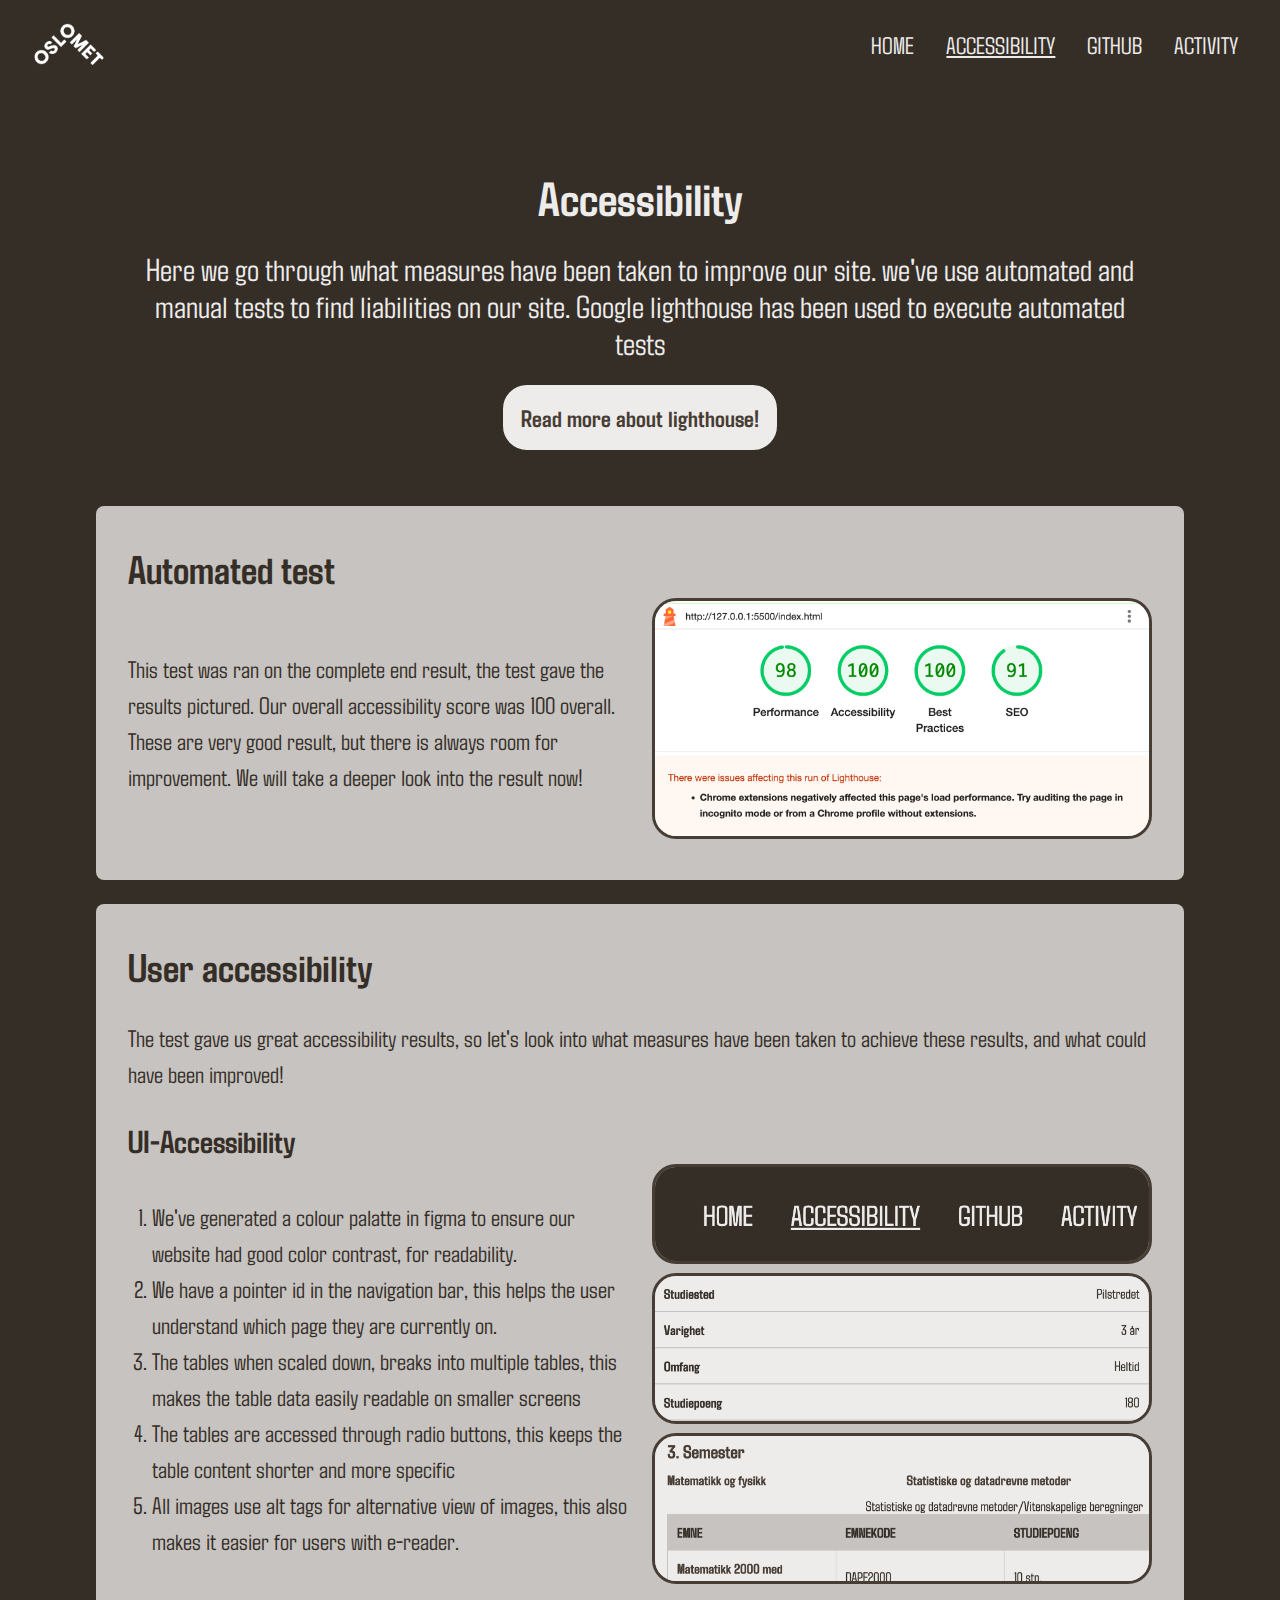
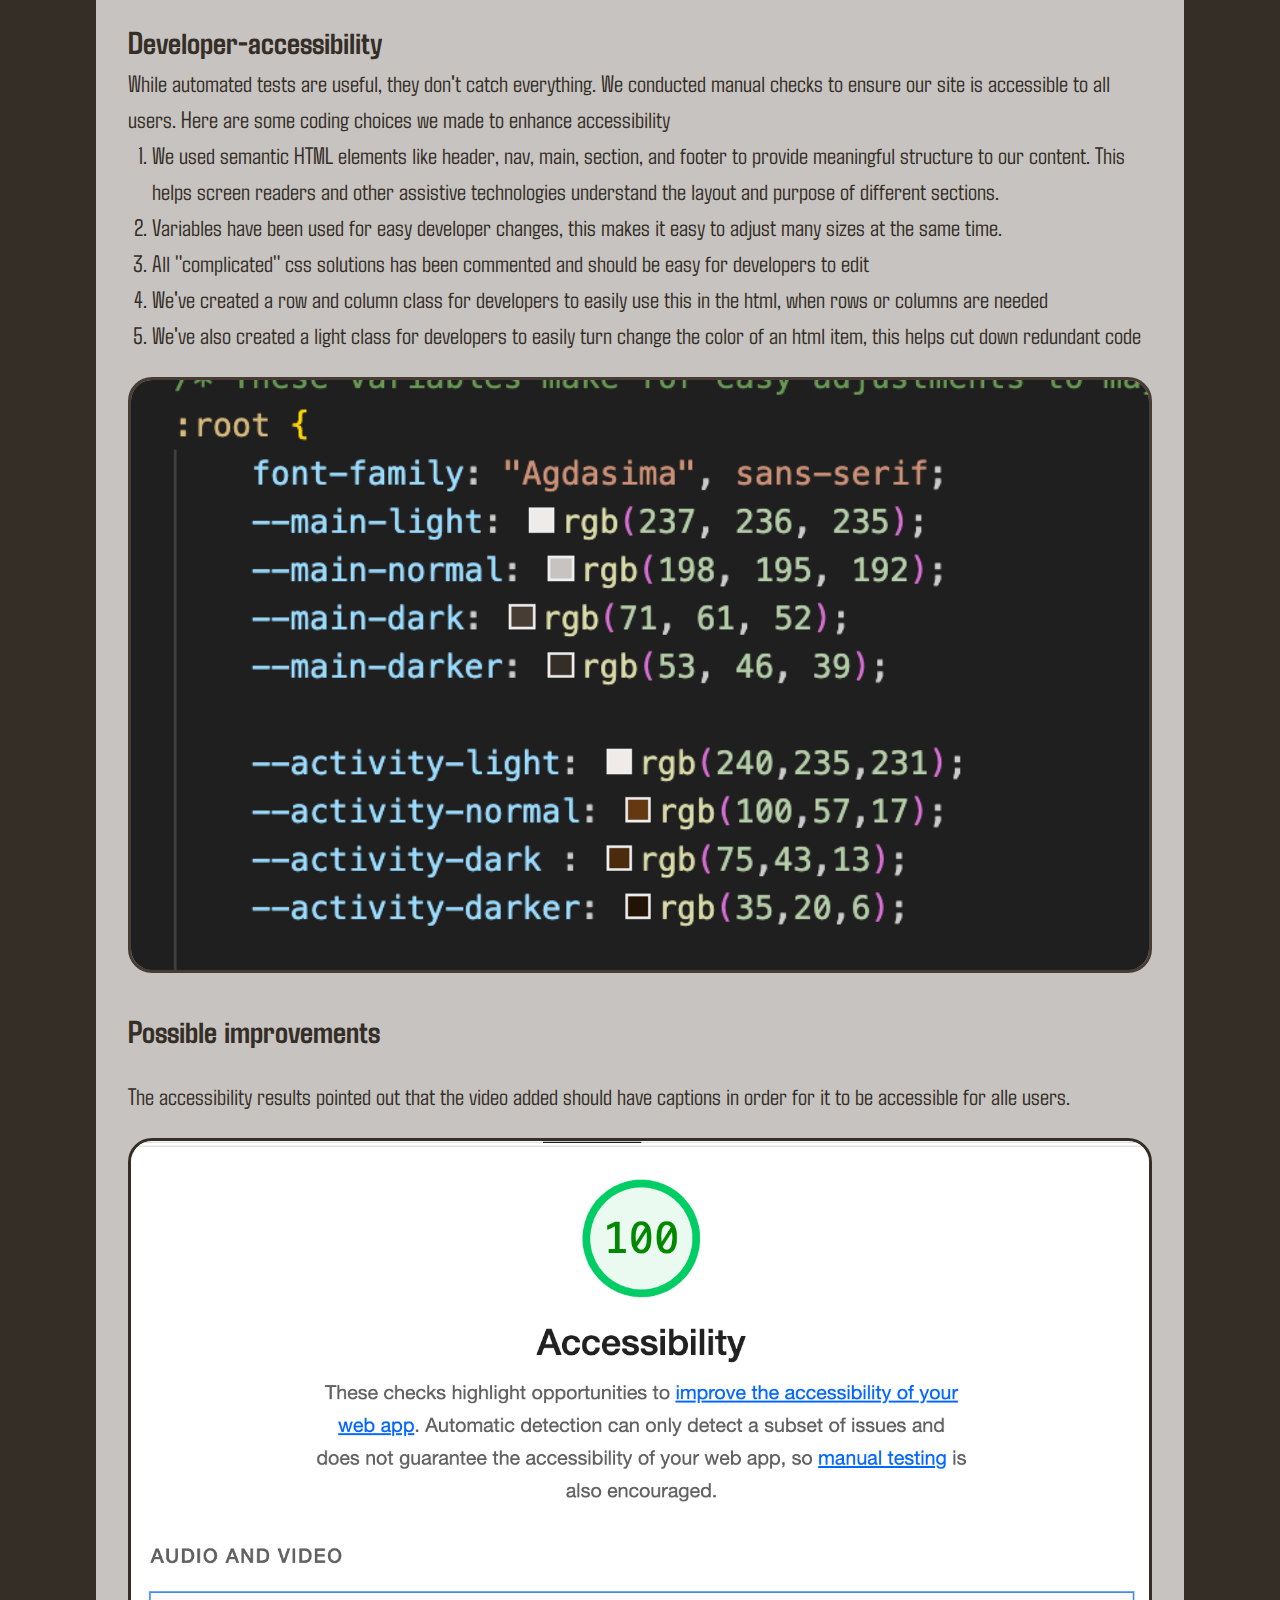
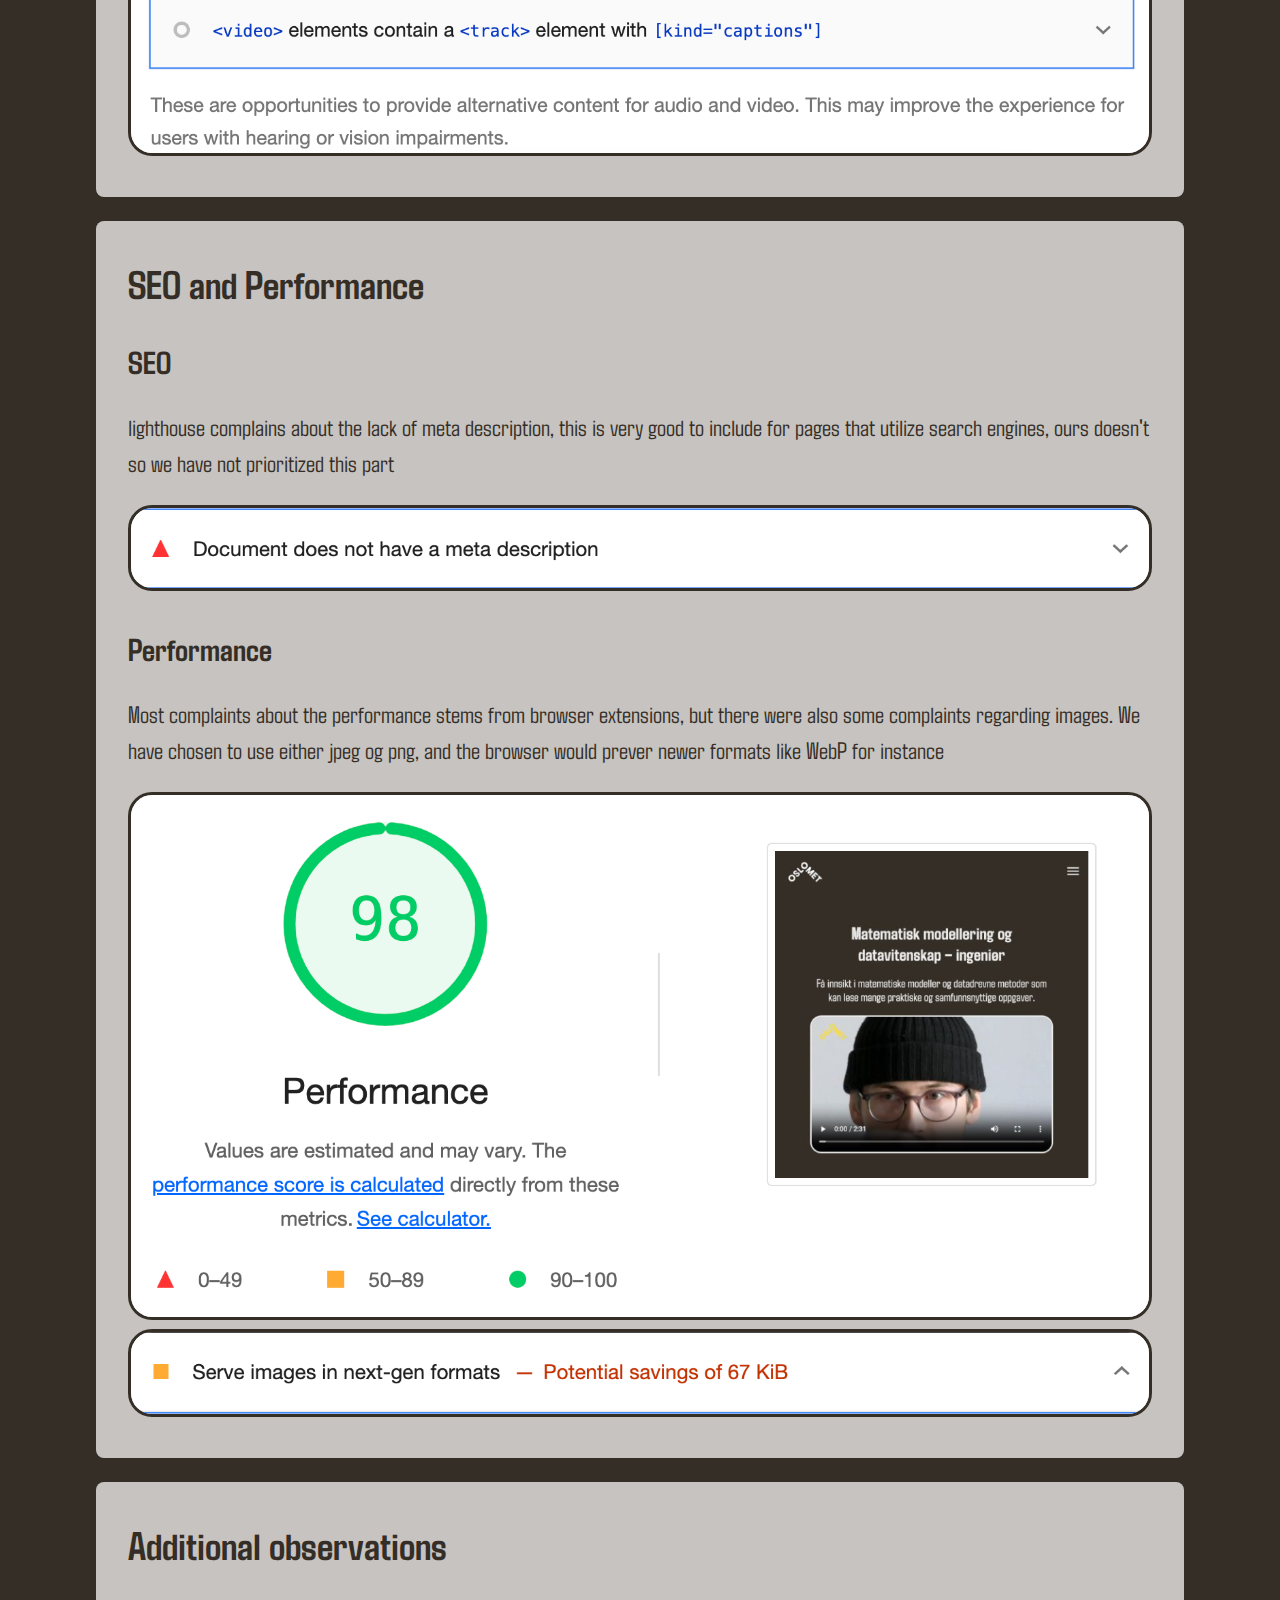
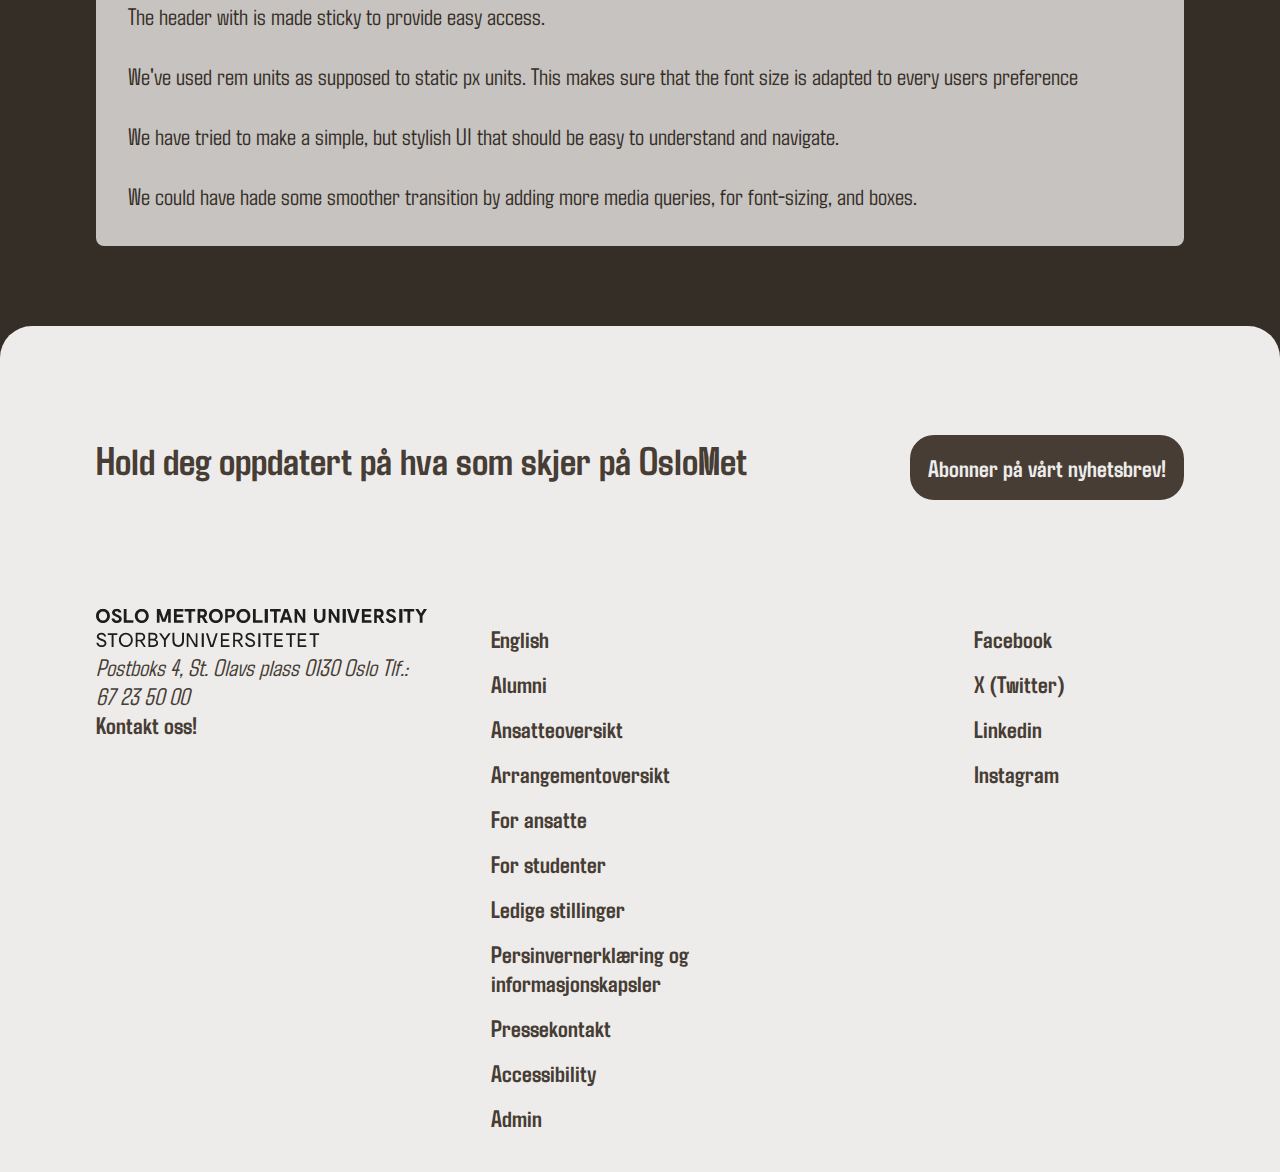
<file: accessibility.html>
<!DOCTYPE html>
<html lang="en">
<head>
    <meta charset="UTF-8">
    <meta name="viewport" content="width=device-width, initial-scale=1.0">
    <title>Document</title>
    <link rel="stylesheet" href="./styling/stylesheet.css">
    <link rel="stylesheet" href="https://fonts.googleapis.com/css2?family=Material+Symbols+Outlined:opsz,wght,FILL,GRAD@20..48,100..700,0..1,-50..200" />
</head>
<body>
    <header>
        <nav>
            <input type="checkbox" id="burger-toggle">
            <a class="logo" href="/">
                <img src="./media/logo.png" alt="logo">
            </a>

            <button class="burger" aria-label="Toggle navigation">
                <label for="burger-toggle"><span class="material-symbols-outlined">menu</span></label>
            </button>
        
            <div class="nav-items-wrapper">
                <ul class="nav-items">
                    <li><a href="index.html">Home</a>
                    <li><a href="accessibility.html" id="pointer">Accessibility</a></li>
                    <li><a href="github.html">Github</a></li>
                    <li><a href="activity.html">Activity</a></li>
                </ul>
            </div>
        </nav>
    </header>

    <main class="row">
        <section class="header row">
            <h1>Accessibility</h1>
            <p>Here we go through what measures have been taken to improve our site. 
                we've use automated and manual tests to find liabilities on our site.
            Google lighthouse has been used to 
            execute automated tests </p>
            <a href="https://developer.chrome.com/docs/lighthouse/overview/"><button class="button-secondary">Read more about lighthouse!</button></a>
        </section>

        <section class="info-box box">
            <h2>Automated test</h2>
            <article class="article-box column">
                <p>This test was ran on the complete end result, the test gave the results pictured.
                    Our overall accessibility score was 100 overall. These are very good result, but there is always room for improvement. 
                    We will take a deeper look into the result now! 
                </p>
                <figure><img src="./media/automatedtest.png" alt="automated test"></figure>
            </article>
        </section>

        <section class="info-box box row">
            <h2>User accessibility</h2>
            <p>The test gave us great accessibility results, 
                so let's look into what measures have been taken to achieve these results, 
                and what could have been improved!</p>
            <section class="info-box">
                <h3>UI-Accessibility</h3>
                <div class="article-box column">
                    <ol>
                        <li>We've generated a colour palatte in figma to ensure our website had good color contrast, for readability.</li>
                        <li>We have a pointer id in the navigation bar, this helps the user understand which page they are currently on.</li>
                        <li>The tables when scaled down, breaks into multiple tables, this makes the table data easily readable on smaller screens</li>
                        <li>The tables are accessed through radio buttons, this keeps the table content shorter and more specific</li>
                        <li>All images use alt tags for alternative view of images, this also makes it easier for users with e-reader.</li>
                    </ol>
                    <figure>
                        <img src="./media/pointer.png" alt="pointer demonstartion">
                        <img src="./media/table.png" alt="table demonstartion">
                        <img src="./media/radio_group.png" alt="radio demonstration">
                    </figure>
                </div>
            </section>
            <section class="article-box">
                <h3>Developer-accessibility</h3>
                <p>While automated tests are useful, they don't catch everything. 
                    We conducted manual checks to ensure our site is accessible to all users. 
                    Here are some coding choices we made to enhance accessibility</p>
                <div class="row">
                    <ol>
                        <li>We used semantic HTML elements like header, nav, main, section, and footer to provide meaningful structure to our content. 
                            This helps screen readers and other assistive technologies understand the layout and purpose of different sections.</li>
                        <li>Variables have been used for easy developer changes, this makes it easy to adjust many sizes at the same time.</li>
                        <li>All "complicated" css solutions has been commented and should be easy for developers to edit</li>
                        <li>We've created a row and column class for developers to easily use this in the html, when rows or columns are needed</li>
                        <li>We've also created a light class for developers to easily turn change the color of an html item, this helps cut down redundant code</li>
                    </ol>
                    <figure>
                        <img src="./media/variables.png" alt="variable demonstration">
                    </figure>
                </div>
            </section>
            
            <section class="row">
                <h3>Possible improvements</h3>
                <p>The accessibility results pointed out that the video 
                    added should have captions in order for it to be accessible for alle users.</p>
                <figure>
                    <img src="./media/accessibilityresults.png" alt="accessibility results">
                </figure>
            </section>
        </section>

        <section class="info-box box row">
            <h2>SEO and Performance</h2>
            <h3>SEO</h3>
            <p>lighthouse complains about the lack of meta description, 
                this is very good to include for pages that utilize search engines, ours doesn't so we have not prioritized this part</p>
            <figure>
                <img src="./media/seo.png" alt="Seo results">
            </figure>
            <h3>Performance</h3>
            <p>Most complaints about the performance stems from browser extensions, but there were also some complaints regarding images.
                We have chosen to use either jpeg og png, and the browser would prever newer formats like WebP for instance
            </p>
            <figure>
                <img src="./media/perfomance.png" alt="performance results">
                <img src="./media/performance_image.png" alt="performane image"></figure>
        </section>

        <section class="info-box box row">
            <h2>Additional observations</h2>
            <p>The header with is made sticky to provide easy access.</p>
            <p>We've used rem units as supposed to static px units. This makes sure that the font size is adapted to every users preference</p>
            <p>We have tried to make a simple, but stylish UI that should be easy to understand and navigate.</p>
            <p>We could have hade some smoother transition by adding more media queries, for font-sizing, and boxes. </p>
        </section>
    </main>
    
    <footer class="light">
        <div class="footer-header">
            <h2>Hold deg oppdatert på hva som skjer på OsloMet</h2>
            <button class="button-primary">Abonner på vårt nyhetsbrev!</button>
        </div>
        <section class="footer-main column">
            <div>
                <figure><img src="./media/logo-footer.svg" alt="Oslo met logo"></figure>
                <address>
                    Postboks 4, St. Olavs plass
                    0130 Oslo
                    Tlf.: 67 23 50 00
                </address>
                <a href="/">Kontakt oss!</a>
            </div>
            <ul>
                <li><a href="/">English</a></li>
                <li><a href="/">Alumni</a></li>
                <li><a href="/">Ansatteoversikt</a></li>
                <li><a href="/">Arrangementoversikt</a></li>
                <li><a href="/">For ansatte</a></li>
                <li><a href="/">For studenter</a></li>
                <li><a href="/">Ledige stillinger</a></li>
                <li><a href="/">Persinvernerklæring og informasjonskapsler</a></li>
                <li><a href="/">Pressekontakt</a></li>
                <li><a href="/">Accessibility</a></li>
                <li><a href="/">Admin</a></li>
            </ul>
            <ul>
                <li><a href="">Facebook</a></li>
                <li><a href="">X (Twitter)</a></li>
                <li><a href="">Linkedin</a></li>
                <li><a href="">Instagram</a></li>
            </ul>
        </section>
    </footer>
</body>
</html>
</file>
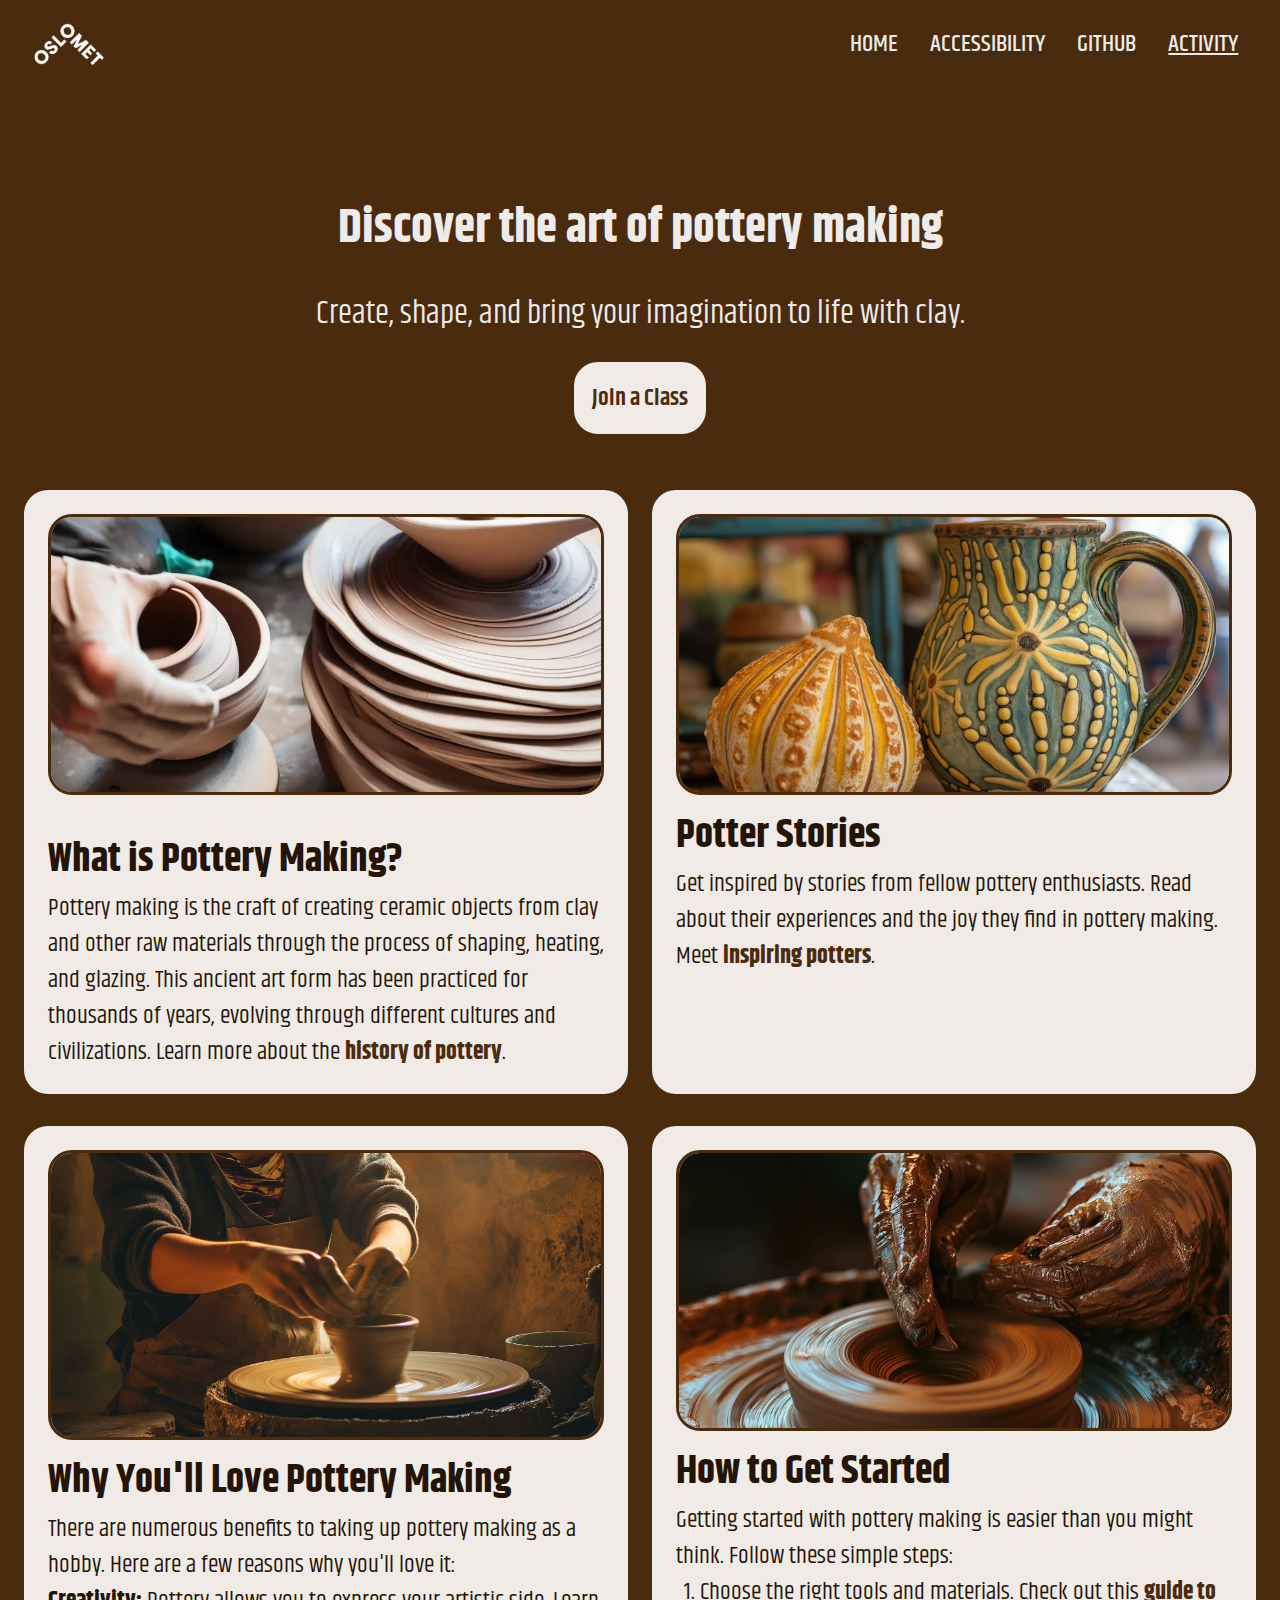
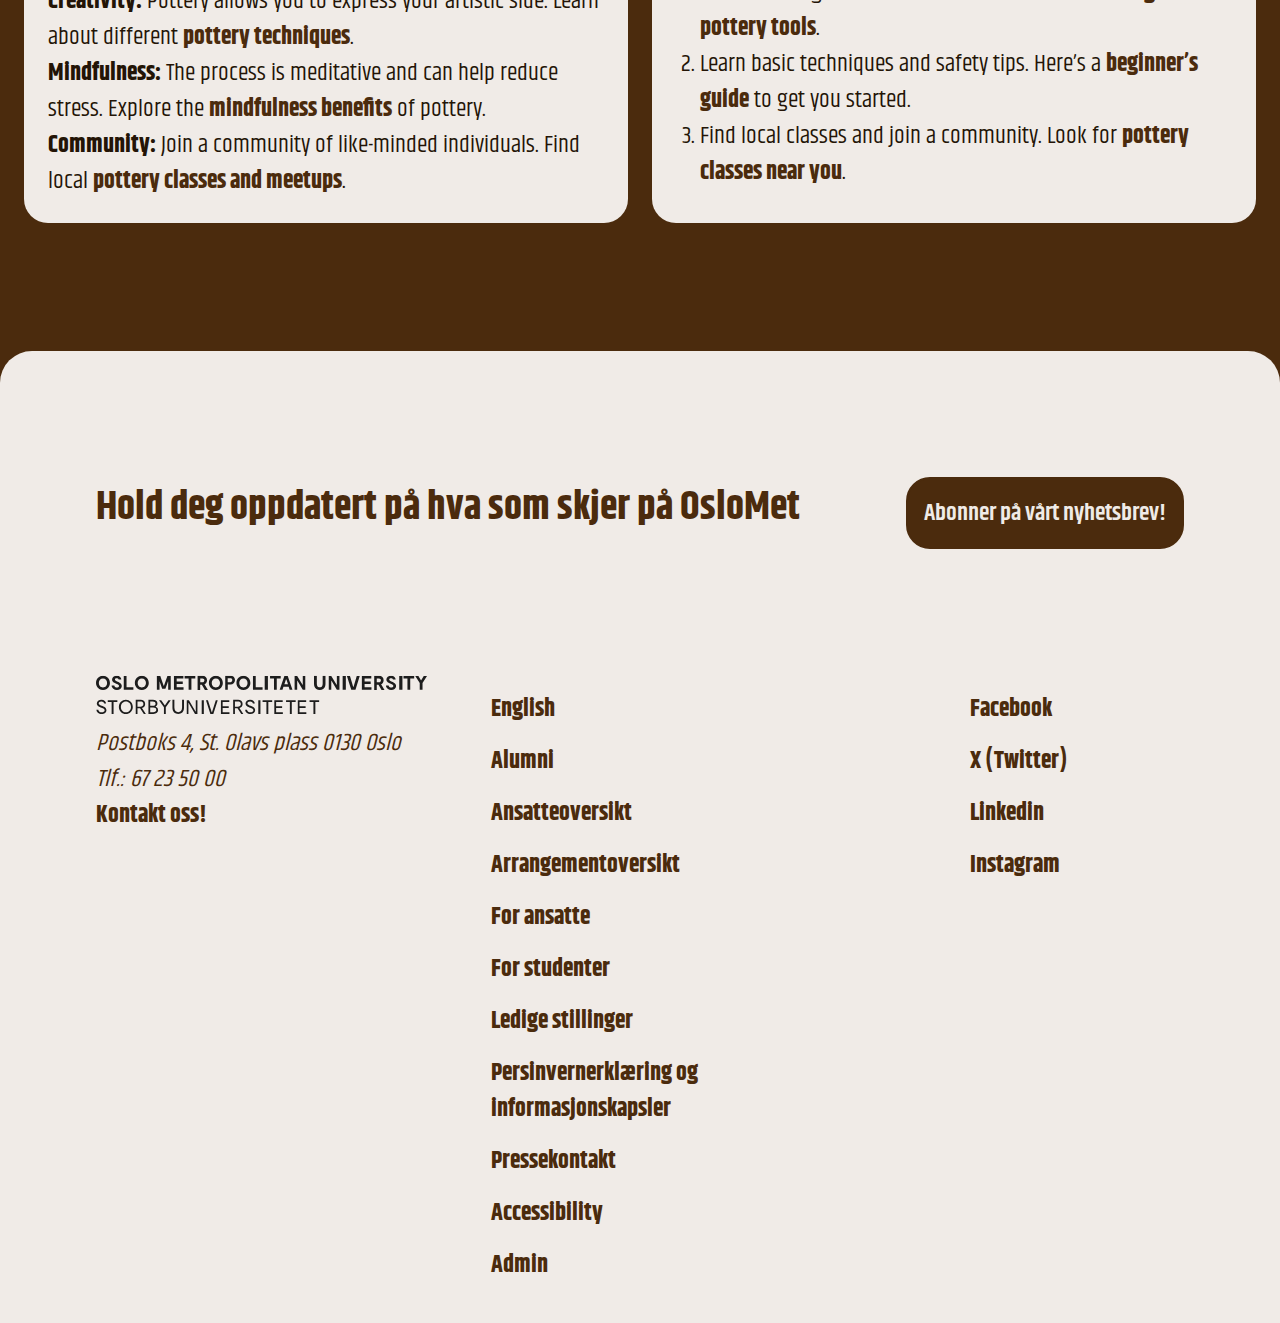
<file: activity.html>
<!DOCTYPE html>
<html lang="en">
<head>
    <meta charset="UTF-8">
    <meta name="viewport" content="width=device-width, initial-scale=1.0">
    <title>Document</title>
    <link rel="stylesheet" href="./styling/stylesheet.css">
    <link rel="stylesheet" href="https://fonts.googleapis.com/css2?family=Material+Symbols+Outlined:opsz,wght,FILL,GRAD@20..48,100..700,0..1,-50..200" />
</head>
<body class="activity row">
    <header>
        <nav>
            <input type="checkbox" id="burger-toggle">
            <a class="logo" href="/">
                <img src="./media/logo.png" alt="logo">
            </a>

            <button class="burger" aria-label="Toggle navigation">
                <label for="burger-toggle"><span class="material-symbols-outlined">menu</span></label>
            </button>
        
            <div class="nav-items-wrapper">
                <ul class="nav-items">
                    <li><a href="index.html">Home</a>
                    <li><a href="accessibility.html">Accessibility</a></li>
                    <li><a href="github.html">Github</a></li>
                    <li><a href="activity.html" id="pointer">Activity</a></li>
                </ul>
            </div>
        </nav>
    </header>

    <main class="activity">
        <section class="header row">
            <h1>Discover the art of pottery making</h1>
            <p>Create, shape, and bring your imagination to life with clay.</p>
            <button class="button-secondary">Join a Class</button>
        </section>

        <!-- All images in card carousel ar AI-generated 
            https://www.lummi.ai/photo/a-person-using-clay-on-a-pottery-wheel-in-the-styl-d23fdd4b-eS5Gx creator: pablostanley
            https://www.lummi.ai/photo/hand-making-clay-on-a-pottery-wheel-in-the-style-o-337e30dd-tlvOx creator : pablostanley
            https://www.lummi.ai/photo/handcrafted-ceramic-decor-and-kitchenware-zv5xg creator: Steph Meade
            https://www.lummi.ai/photo/pottery-creation-process-nlp6 creator: pablostanley
        -->
        <!-- We've used an unordered list to wrap carousel items -->
        <ul class="cards column">
            <li class="card row">
                <figure><img src="./media/pottery-process.jpg" alt="Pottery making process"> </figure> 
                <section>
                    <h2>What is Pottery Making?</h2>
                    <p>Pottery making is the craft of creating ceramic objects from clay and other raw materials through the process of shaping, heating, and glazing. This ancient art form has been practiced for thousands of years, evolving through different cultures and civilizations. 
                        Learn more about the <a href="https://en.wikipedia.org/wiki/Pottery" target="_blank">history of pottery</a>.</p>    
                </section>  
            </li>

            <li class="card row">
                <section>
                    <figure><img src="./media/pottery-vase-shell.jpeg" alt="Pottery vase and shell"></figure>
                    <h2>Potter Stories</h2>
                    <p>Get inspired by stories from fellow pottery enthusiasts. 
                        Read about their experiences and the joy they find in pottery making. Meet 
                        <a href="https://www.ceramicartsnetwork.org/potters-council/potters-council-member-profiles" target="_blank">inspiring potters</a>.</p>
                </section>
            </li>
    
            <li class="card row">
                <section>
                    <figure><img src="./media/pottery-artist.jpeg" alt="Pottery artist"></figure>
                    <h2>Why You'll Love Pottery Making</h2>
                    <p>There are numerous benefits to taking up pottery making as a hobby. Here are a few reasons why you'll love it:</p>
                    <ul>
                        <li><strong>Creativity:</strong> Pottery allows you to express your artistic side. Learn about different 
                            <a href="https://www.artsy.net/article/artsy-editorial-8-essential-pottery-techniques" target="_blank">pottery techniques</a>.</li>
    
                        <li><strong>Mindfulness:</strong> The process is meditative and can help reduce stress. Explore the 
                            <a href="https://www.ceramicartsnetwork.org/daily/pottery-making-techniques/handbuilding-techniques/why-pottery-making-is-the-ultimate-stress-relief/" target="_blank">mindfulness benefits</a> of pottery.</li>
                            
                        <li><strong>Community:</strong> Join a community of like-minded individuals. Find local 
                            <a href="https://www.meetup.com/topics/pottery/" target="_blank">pottery classes and meetups</a>.</li>
                    </ul>
                </section>
            </li>
    
            <li class="card row">
                <section>
                    <figure><img src="./media/pottery-wheel.jpeg" alt="Pottery wheel"></figure>
                    <h2>How to Get Started</h2>
                    <p>Getting started with pottery making is easier than you might think. Follow these simple steps:</p>
                    <ol>
                        <li>Choose the right tools and materials. Check out this 
                            <a href="https://www.thesprucecrafts.com/pottery-tools-guide-2745957" target="_blank">guide to pottery tools</a>.</li>
                        <li>Learn basic techniques and safety tips. Here’s a 
                            <a href="https://www.skillshare.com/blog/basic-pottery-techniques-for-beginners/" target="_blank">beginner’s guide</a> to get you started.</li>
                        <li>Find local classes and join a community. Look for 
                            <a href="https://www.craftsy.com/class/foundations-in-pottery/" target="_blank">pottery classes near you</a>.</li>
                    </ol>
                </section>
            </li>
        </ul>
    </main>
    
    <footer class="activity-footer">
        <div class="footer-header">
            <h2>Hold deg oppdatert på hva som skjer på OsloMet</h2>
            <button class="button-primary">Abonner på vårt nyhetsbrev!</button>
        </div>
        <section class="footer-main column">
            <div>
                <figure><img src="./media/logo-footer.svg" alt="Oslo met logo"></figure>
                <address>
                    Postboks 4, St. Olavs plass
                    0130 Oslo
                    Tlf.: 67 23 50 00
                </address>
                <a href="/">Kontakt oss!</a>
            </div>
            <ul>
                <li><a href="/">English</a></li>
                <li><a href="/">Alumni</a></li>
                <li><a href="/">Ansatteoversikt</a></li>
                <li><a href="/">Arrangementoversikt</a></li>
                <li><a href="/">For ansatte</a></li>
                <li><a href="/">For studenter</a></li>
                <li><a href="/">Ledige stillinger</a></li>
                <li><a href="/">Persinvernerklæring og informasjonskapsler</a></li>
                <li><a href="/">Pressekontakt</a></li>
                <li><a href="/">Accessibility</a></li>
                <li><a href="/">Admin</a></li>
            </ul>
            <ul>
                <li><a href="">Facebook</a></li>
                <li><a href="">X (Twitter)</a></li>
                <li><a href="">Linkedin</a></li>
                <li><a href="">Instagram</a></li>
            </ul>
        </section>
    </footer>
</body>
</html>
</file>
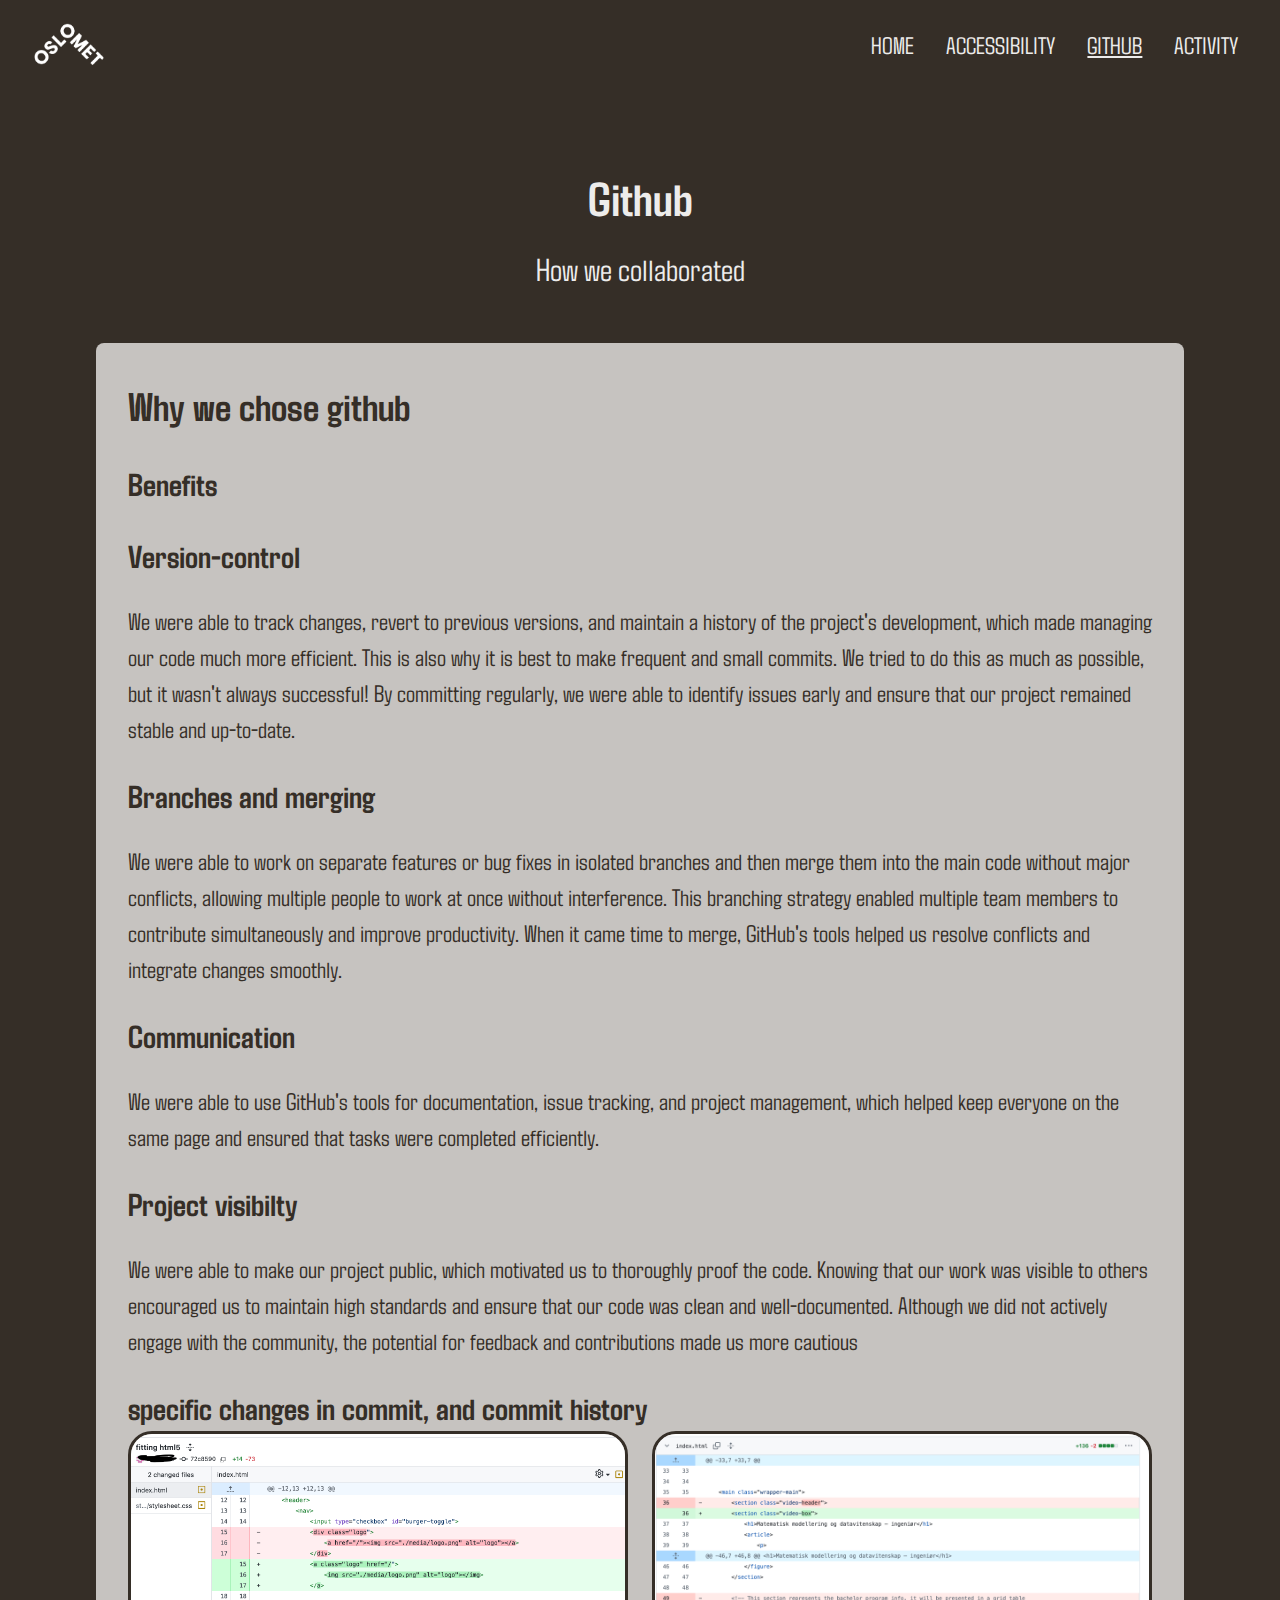
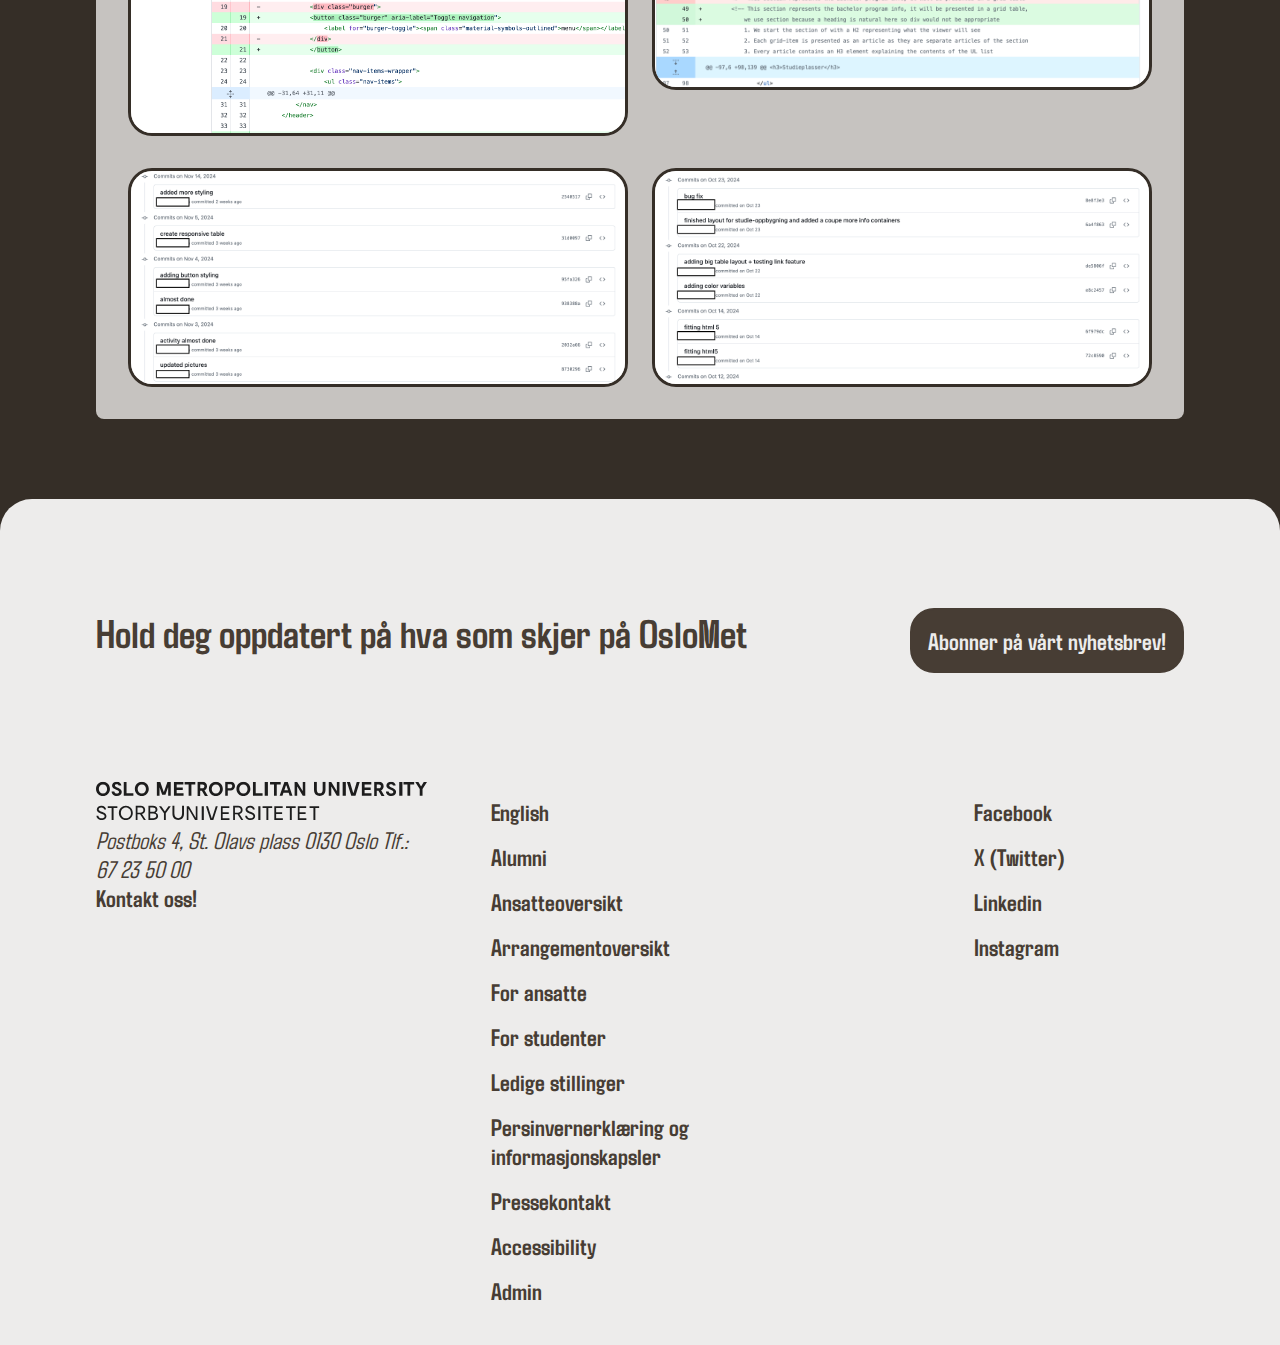
<file: github.html>
<!DOCTYPE html>
<html lang="en">
<head>
    <meta charset="UTF-8">
    <meta name="viewport" content="width=device-width, initial-scale=1.0">
    <title>Document</title>
    <link rel="stylesheet" href="./styling/stylesheet.css">
    <link rel="stylesheet" href="https://fonts.googleapis.com/css2?family=Material+Symbols+Outlined:opsz,wght,FILL,GRAD@20..48,100..700,0..1,-50..200" />
</head>
<body>
    <header>
        <nav>
            <input type="checkbox" id="burger-toggle">
            <a class="logo" href="/">
                <img src="./media/logo.png" alt="logo">
            </a>

            <button class="burger" aria-label="Toggle navigation">
                <label for="burger-toggle"><span class="material-symbols-outlined">menu</span></label>
            </button>
        
            <div class="nav-items-wrapper">
                <ul class="nav-items">
                    <li><a href="index.html">Home</a>
                    <li><a href="accessibility.html">Accessibility</a></li>
                    <li><a href="github.html" id="pointer">Github</a></li>
                    <li><a href="activity.html">Activity</a></li>
                </ul>
            </div>
        </nav>
    </header>

    <main class="row">
        <section class="header row">
            <h1>Github</h1>
            <p>How we collaborated
            </p>
        </section>

        <section class="info-box box row">
            <h2>Why we chose github</h2>
            <h3>Benefits</h3>
            <h4>Version-control</h4>
            <p>We were able to track changes, revert to previous versions, 
                and maintain a history of the project's development, which made managing our code much more efficient. 
                This is also why it is best to make frequent and small commits. We tried to do this as much as possible, 
                but it wasn't always successful! By committing regularly, 
                we were able to identify issues early and ensure that our project remained stable and up-to-date.
            </p>

            <h4>Branches and merging</h4>
            <p>We were able to work on separate features or bug fixes in isolated branches and then merge them into the main code without major conflicts, 
                allowing multiple people to work at once without interference. 
                This branching strategy enabled multiple team members to contribute simultaneously and improve productivity. 
                When it came time to merge, GitHub's tools helped us resolve conflicts and integrate changes smoothly.</p>            
            <h4>Communication</h4>
            <p>We were able to use GitHub's tools for documentation, issue tracking, 
                and project management, which helped keep everyone on the same page and ensured that tasks were completed efficiently.</p>

            <h4>Project visibilty</h4>
            <p>We were able to make our project public, which motivated us to thoroughly proof the code. 
                Knowing that our work was visible to others encouraged us to maintain high standards and ensure that our code was clean and well-documented. 
                Although we did not actively engage with the community, 
                the potential for feedback and contributions made us more cautious</p>
            <section>
                <h3>specific changes in commit, and commit history</h3>
                <figure class="column">
                    <img src="./media/github.png" alt="changing some elements to fit HTML5">
                    <img src="./media/changes_git.png" alt="changing the layout, to have more fitting names">
                    <img src="./media/commit_history1.png" alt="parts of github commit history">
                    <img src="./media/commithistory_2.png" alt="other parths of github commit history">
                </figure>
            </section>
        </section>

    </main>
    <footer class="light">
        <div class="footer-header">
            <h2>Hold deg oppdatert på hva som skjer på OsloMet</h2>
            <button class="button-primary">Abonner på vårt nyhetsbrev!</button>
        </div>
        <section class="footer-main column">
            <div>
                <figure><img src="./media/logo-footer.svg" alt="Oslo met logo"></figure>
                <address>
                    Postboks 4, St. Olavs plass
                    0130 Oslo
                    Tlf.: 67 23 50 00
                </address>
                <a href="/">Kontakt oss!</a>
            </div>
            <ul>
                <li><a href="/">English</a></li>
                <li><a href="/">Alumni</a></li>
                <li><a href="/">Ansatteoversikt</a></li>
                <li><a href="/">Arrangementoversikt</a></li>
                <li><a href="/">For ansatte</a></li>
                <li><a href="/">For studenter</a></li>
                <li><a href="/">Ledige stillinger</a></li>
                <li><a href="/">Persinvernerklæring og informasjonskapsler</a></li>
                <li><a href="/">Pressekontakt</a></li>
                <li><a href="/">Accessibility</a></li>
                <li><a href="/">Admin</a></li>
            </ul>
            <ul>
                <li><a href="">Facebook</a></li>
                <li><a href="">X (Twitter)</a></li>
                <li><a href="">Linkedin</a></li>
                <li><a href="">Instagram</a></li>
            </ul>
        </section>
    </footer>
</body>
</html>
</file>
<file: styling/stylesheet.css>
/*Google font imported from https://fonts.google.com/selection*/
@import url('https://fonts.googleapis.com/css2?family=Agdasima:wght@400;700&family=Moderustic:wght@300..800&family=Roboto:ital,wght@0,100;0,300;0,400;0,500;0,700;0,900;1,100;1,300;1,400;1,500;1,700;1,900&display=swap');
@import url('https://fonts.googleapis.com/css2?family=Agdasima:wght@400;700&family=Khand:wght@300;400;500;600;700&family=Roboto:ital,wght@0,100;0,300;0,400;0,500;0,700;0,900;1,100;1,300;1,400;1,500;1,700;1,900&display=swap');
/* reset some margins, paddings and box */
* {
    margin: 0;
    padding: 0;
    box-sizing: border-box;
}

/* These variables make for easy adjustments to major styles, both activity and main have their own color styling*/
:root {
    font-family: "Agdasima", sans-serif;
    --main-light: rgb(237, 236, 235);
    --main-normal: rgb(198, 195, 192);
    --main-dark: rgb(71, 61, 52);
    --main-darker: rgb(53, 46, 39);

    --activity-light: rgb(240,235,231);
    --activity-normal: rgb(100,57,17);
    --activity-dark : rgb(75,43,13);
    --activity-darker: rgb(35,20,6);

    /* All sizes will be adjusted using rem units, 
    this makes sure that users who choose to change font-size in browser can do so */
    --16px : 1rem;
    --24px : 1.5rem;
    --32px : 2rem;
    --40px : 2.5rem;
    --48px : 3rem;
}

/* We want the body element to fill the entire page with no margins of any kind */
body {
    background-color: var(--main-darker);
    margin: 0;
    padding: 0;
    font-size: var(--24px);
}

h1 {
    text-align: center;
    font-size: var(--48px);
}

h2 {
    font-size: var(--40px);
}

h3 {
    font-size: var(--32px);
}

h4 {
    font-size: var(--32px);
}

a {
    text-decoration: none;
    font-weight: bolder;
}

label {
    cursor: pointer;
}

/* custom styling for button, curved edge buttons */
button{
    text-decoration: none;
    font-family: "Agdasima", sans-serif;
    font-size: var(--24px);
    font-weight: 600;
    padding: var(--16px);
    border-radius: var(--24px);
    cursor: pointer;
    display: inline-block;
    width: auto;
    align-self: center;
    transition: border 300ms ease-in-out;
}

/* We created two button styles, for dark background and for light backgrounds*/
.button-primary{
    background-color: var(--main-dark);
    color: var(--main-light);
    border: solid var(--main-dark) 2px;
}

.button-primary:hover, .button-primary:active {
    color: var(--main-dark);
    background-color: var(--main-light);
}


.button-secondary {
    background-color: var(--main-light);
    color: var(--main-dark);
    border: solid var(--main-light) 2px;
}

.button-secondary:hover, .button-secondary:active {
    background-color: var(--main-darker);
    color: var(--main-light);
}

/* This makes sure all images use their full width */
img {
    width: 100%;
    margin: 0;
    border-radius: var(--24px);
    object-fit: cover;
}

/* Default style none for lists */
ul {
    list-style-type: none;
}

ol {
    padding-left: var(--24px);
}

section {
    padding: 0;
}

table, th, td {
    padding: var(--16px);
}

header {
    background-color: inherit;
    z-index: 1000;
    position: sticky;
    top: 0;
}
/* general styling of navbar */
nav {
    /*position: fixed;*/
    z-index: 1000;
    height: 5.5rem;
    width: 100%;
    display: flex;
    justify-content: space-between;
    align-items: center;
    padding: 0.6rem;
    margin: 0;
}

/* This is for the burgermenu, we don't want the checkbox to be visible, and the toggle is invisible on larger devices */
nav input, .burger {
    display: none;
}


/* placing the menu toggle in correct position, removing html button styling*/
.burger {
    border: none;
    background-color: transparent;
    border-radius: 0;
    width: 1.25rem;
    color: var(--main-light);
    padding: 0;
    margin-right: var(--24px);
}

/* styling burger menu toggle */
.burger span {
    font-size: 2rem; /* Make sure the burger toggle doesn't shrink from media queries */
    cursor: pointer;
}

/* Placing the logo in a fitting position, height set to 100% so that any image inside will fit the 80px height of the navbar */
.logo {
    height: 100%;
    margin-left: var(--24px);
    padding: 0;
}


/* Making the logo white */
.logo img {
    filter: brightness(0) invert(1);
    height: 100%;
    width: auto;
}

/* Aligning nav links */
.nav-items {
    margin-right: var(--32px);
    display: flex;
    justify-content: space-between;
    gap: 2rem;
}


/* styling the nav-links, added a small transition */
.nav-items-wrapper a {
    font-weight: 500;
    text-transform: uppercase;
    font-size: 1.5rem; /* Making sure nav links don't shrink from media queries */
    text-decoration: underline var(--main-darker);
    color: var(--main-light);
    transition: text-decoration-color 400ms ease-in-out;

}

/* navbar outline for current page */
#pointer {
    text-decoration: underline var(--main-light);
}

/* navbar outline when link is hovered */
.nav-items-wrapper a:hover {
    text-decoration: underline var(--main-light);
}

/* All row-boxes will use flex and have a default space for child items */
.row {
    display: flex;
    flex-direction: column;
    justify-content: space-between;
    gap: var(--24px);
}

/* All column boxes are defined with grid, each grid row should have 2 grid items per row */
.column {
    display: grid;
    grid-template-rows: auto;
    grid-template-columns: repeat(2, 1fr);
    column-gap: var(--24px);
    row-gap: var(--32px);
    padding: 0;
}

/* This is for columns with three boxes, we want one box to span the first row,
the rest continues the pattern of 2 columns per row */
.column-3 > .info-box:first-child {
    grid-column: 1 / -1;
}

/* secondary styling for some boxes */
.light {
    background-color: var(--main-light);
    color: var(--main-dark);
}

.light a {
    color: var(--main-dark);
    text-decoration: underline var(--main-light) ;
    transition: text-decoration 400ms ease-in-out;
    padding: auto;
}

.light a:hover {
    text-decoration: underline var(--main-darker);
}

/* All the main content is in here */
main {
    width: 85%;
    margin: auto;
    gap: var(--48px);
}

/* Header is styled a bit different for rest of boxes, text is center aligned */
.header {
    margin-top: var(--48px);
    width: 100%;
    color: var(--main-light);
    padding: var(--32px);
    align-items: center;
    justify-items: center;
}

.header p {
    font-size: var(--32px);
    text-align: center;
}

video {
    border: solid var(--main-light) 0.2rem;
    border-radius: 1.5rem;
    width: 100%;
}

figure {
    width: 100%;
}

/* This container wraps most of of the sections in main, 
The h2 are outside of the box contents so the color is light to contrast the background-color */
.info-container {
    color: var(--main-light);
}

/* I have two different box styles, one is lighter and made to work with images more*/
.box {
    padding: var(--32px);
    border-radius: 8px;
    font-size: var(--24px);
    line-height: 1.5;
}

.info-box {
    background-color: var(--main-normal);
    color: var(--main-darker);
}

.info-box img {
    border: solid var(--main-darker);
}

/* The links in info box have a small transistion for readability where underline is present */
.info-box a {
    color: var(--main-darker);
    text-decoration: underline var(--main-normal); 
    transition: text-decoration-color 400ms ease-in-out;
}

.info-box a:hover {
    text-decoration-color: var(--main-dark);
}

/* Make the list indent, so it doesn't look weird */
.info-box ul {
    padding-left: var(--24px);
    list-style: inside;
}

/* The article box is similar to the info box but is made  */
.article-box {
    width: 100%;
    gap: var(--24px);
    align-items: center;
}

.article-box img {
    border: solid var(--main-dark) 0.2rem;
}

/* This section consists of the studie-tables styling */
.studie-oppbygning {
    border-radius: 8px;
    width: 100%;
    gap: var(--32px);
    align-items: center;
    justify-items: center;
    padding: var(--32px);
}

/* We have used several input for radio-boxes and check boxes, these have labels, so we make them invisible */
.studie-oppbygning input {
    display: none;
}

.studieaar {
    width: 100%;
    align-items: center;
    padding: 0;
}

.studieaar h3 {
    justify-self: center;
}

/* The semester sections are divided by a bottom border */
.semester {
    width: 100%;
    gap: var(--16px);
    padding-top: 0;
    padding-left: 0;
    padding-right: 0;
    padding-bottom: var(--32px);
}

.semester:not(:last-child) {
    border-bottom: solid;
    margin-bottom: 1rem;
}

/* All tables have same styling, even outside of studieoppbygning, we appply a fixed table layout, and makes sure all borders collapse */
table {
    width: 100%;
    max-width: 100%;
    border-collapse: collapse;
    table-layout: fixed;
    empty-cells: hide;
    color: var(--main-darker);
    border-width: 1px; 
    border-style: solid; 
    border-color: var(--main-darker);
    background-color: var(--main-light);
}

td, th {
    padding: var(--16px);
    border-width: 1px; 
    border-style: solid; 
    border-color: var(--main-normal);
    word-wrap: break-word;
}

table thead {
    background-color: var(--main-normal);
    text-align: left;
}

/* give radio-groups in studieoppbygning good spacing */

.radio-group {
    width: 100%;
    display: flex;
    justify-content: space-between;
    align-items: center;
    color: var(--main-dark);
}

.radio-group label {
    font-weight: 800;
}


/* This is the same technique used for the burger menu styling, radio has been used instead of checkbox
The ids belong to a radio input button, when these are checked the proper view is displayed */
#forste:checked ~ #forsteaar, #andre:checked ~ #andreaar, #tredje:checked ~ #tredjeaar {
    display: flex;
}

#forsteaar, #andreaar, #tredjeaar  {
    display: none;
}

#MOF3:checked ~ #emnegruppeMOF3, #SODM3:checked ~ #emnegruppeSODM3 , #VB3:checked ~ #emnegruppeSODM3,
#MOF4:checked ~ #emnegruppeMOF4, #SODM4:checked ~ #emnegruppeSODM4 , #VB4:checked ~ #emnegruppeVB4,
#MOF5:checked ~ #emnegruppeMOF5, #SODM5:checked ~ #emnegruppeSODM5 , #VB5:checked ~ #emnegruppeVB5,
#MOF6:checked ~ #emnegruppeMOF6, #SODM6:checked ~ #emnegruppeSODM6 , #VB6:checked ~ #emnegruppeVB6 {
    display: table;
}

#emnegruppeMOF3, #emnegruppeSODM3,
#emnegruppeMOF4, #emnegruppeSODM4, #emnegruppeVB4,
#emnegruppeMOF5, #emnegruppeSODM5, #emnegruppeVB5,
#emnegruppeMOF6, #emnegruppeSODM6, #emnegruppeVB6 {
    display: none;
}

/* The footer has a three column grid style */
footer {
    margin-top: 5rem;
    display: grid;
    grid-template-rows: repeat(3, 1fr);
    border-top-left-radius: 2rem;
    border-top-right-radius: 2rem;
    align-items: center;
    justify-items: center;
}

/* all other images have a border radius, so disabling for footer */
footer img {
    border-radius: 0;
}

/* the footer header spans the first row */
.footer-header {
    grid-row: span 1;
    grid-column: span 3;
    display: flex;
    width: 85%;
    justify-content: space-between;
    justify-items: center;

}

/* The main section utilizes the three columns style */
.footer-main {
    grid-row: span 2;
    grid-column: span 3;
    display: grid;
    width: 85%;
    justify-content: center;
    gap: 3rem;
    grid-template-columns: repeat(3, 1fr);
    margin-bottom: var(--24px);
}

footer ul {
    justify-self: center;
}

footer li {
    margin: var(--16px);
}

/* styling for activity page, we have changes the color-palette and use a card type of styling */
body.activity {
    background-color: var(--activity-dark);
    font-family: 'Khand', sans-serif;
}

body.activity main {
    color: var(--activity-light);
    width: 100%;
}

.activity main a {
    color: var(--activity-dark);
    text-decoration: underline dotted var(--activity-light);
    transition: text-decoration 400ms ease-in-out; 
}

.activity main a:hover {
    text-decoration: underline dotted var(--activity-dark);
}

/* adds spacing to cards */
.activity .cards {
    column-gap: var(--24px);
    row-gap: var(--32px);
    padding: var(--24px);
}

/* each card is styled the same */
.activity .card{
    background-color: var(--activity-light);
    color: var(--activity-darker);
    width: 100%;
    line-height: 1.5;
    border-radius: var(--24px);
    padding: var(--24px);
}

.activity .card img {
    border-style: solid;
    border-color: var(--activity-dark);
}

.activity header {
    color: var(--activity-light);
}

.activity footer, .activity footer a {
    background-color: var(--activity-light);
    color: var(--activity-dark);
}

/* slight difference in link styling */
.activity footer a {
    text-decoration: underline dotted var(--activity-light); 
}

.activity footer a:hover {
    color: var(--activity-dark);
    text-decoration: underline dotted var(--activity-darker); 
    transition: text-decoration-color 400ms ease-in-out;
    padding: auto;
}

/* buttons have different color schemes */
.activity .button-primary {
    color: var(--activity-light);
    background-color: var(--activity-dark);
    border: solid var(--activity-dark) 2px;
}

.activity .button-primary:hover {
    color: var(--activity-dark);
    background-color: var(--activity-light);
}

.activity .button-secondary {
    color: var(--activity-dark);
    background-color: var(--activity-light);
    border: solid var(--activity-light) 2px;
}

.activity .button-secondary:hover {
    color: var(--activity-light);
    background-color: var(--activity-dark);
}

.activity button {
    font-family: 'Khand', sans-serif;
}


/* media query for small devices like phones and smaller tablets */
@media (max-width:47em){

    :root {
        /* Changed sizes for smaller screens */
        --16px: 0.77rem;  /* Approx 12.32px (16px * 0.77) */
        --24px: 1.15rem;  /* 24px */
        --32px: 1.54rem;  /* Approx 24.64px (32px * 0.77) */
        --40px: 1.92rem;  /* Approx 30.72px (40px * 0.77) */
        --48px: 2.31rem;  /* Approx 36.96px (48px * 0.77) */
    }

    /* styling dropdown navbar menu. The menu is invisible when the toggle is unclicked */
    /* makes the items place right under "header", this is because we don't want to effects the nav layout itself only bring the menu down*/
    .nav-items-wrapper {
        height: 28rem;
        position: absolute;
        top: 5.5rem;
        display: none;
        left: 0;
        width: 100%;
        background-color: var(--main-darker);
        z-index: 1000;
        overflow-y: auto;
    }

    .activity .nav-items-wrapper {
        background-color: var(--activity-dark);
    }

    /* justifying links for the dropdown navbar */
    .nav-items {
        height: 100%;
        width: 100%;
        flex-direction: column;
        justify-content: center;
        gap: var(--48px);
        margin-left: var(--32px);
    }

    /* display toggle*/
    .burger {
        display: block;
    }

    /* when toggle is cliked nav links appear */
    #burger-toggle:checked ~ .nav-items-wrapper {
        display: block;
    }
    
}

@media (max-width:47em), (min-width: 47em) and (max-width:63em) {
    /* all columns are given a flex-direction column */
    .footer-header, .radio-group, .column {
        display: flex;
        flex-direction: column;
        justify-content: space-between;
        gap: var(--32px);
    }

    /* Making tables responsive */
    /* Source for code: https://codepen.io/AllThingsSmitty/pen/MyqmdM */
    table thead tr {
        display: none;
    }

    /* The table rows are now displayed in block, and not table */
    table tr {
        display: block;
    }

    /* This will move the content of the table cell to the right */
    table td {
        font-size: var(--24px);
        text-align: right;
        display: block;
    }

    /* data-label is made visible before td using pseudo-class before */
    table td::before {
        content: attr(data-label);
        float: left;
        font-weight: bold;
    }
}
</file>
